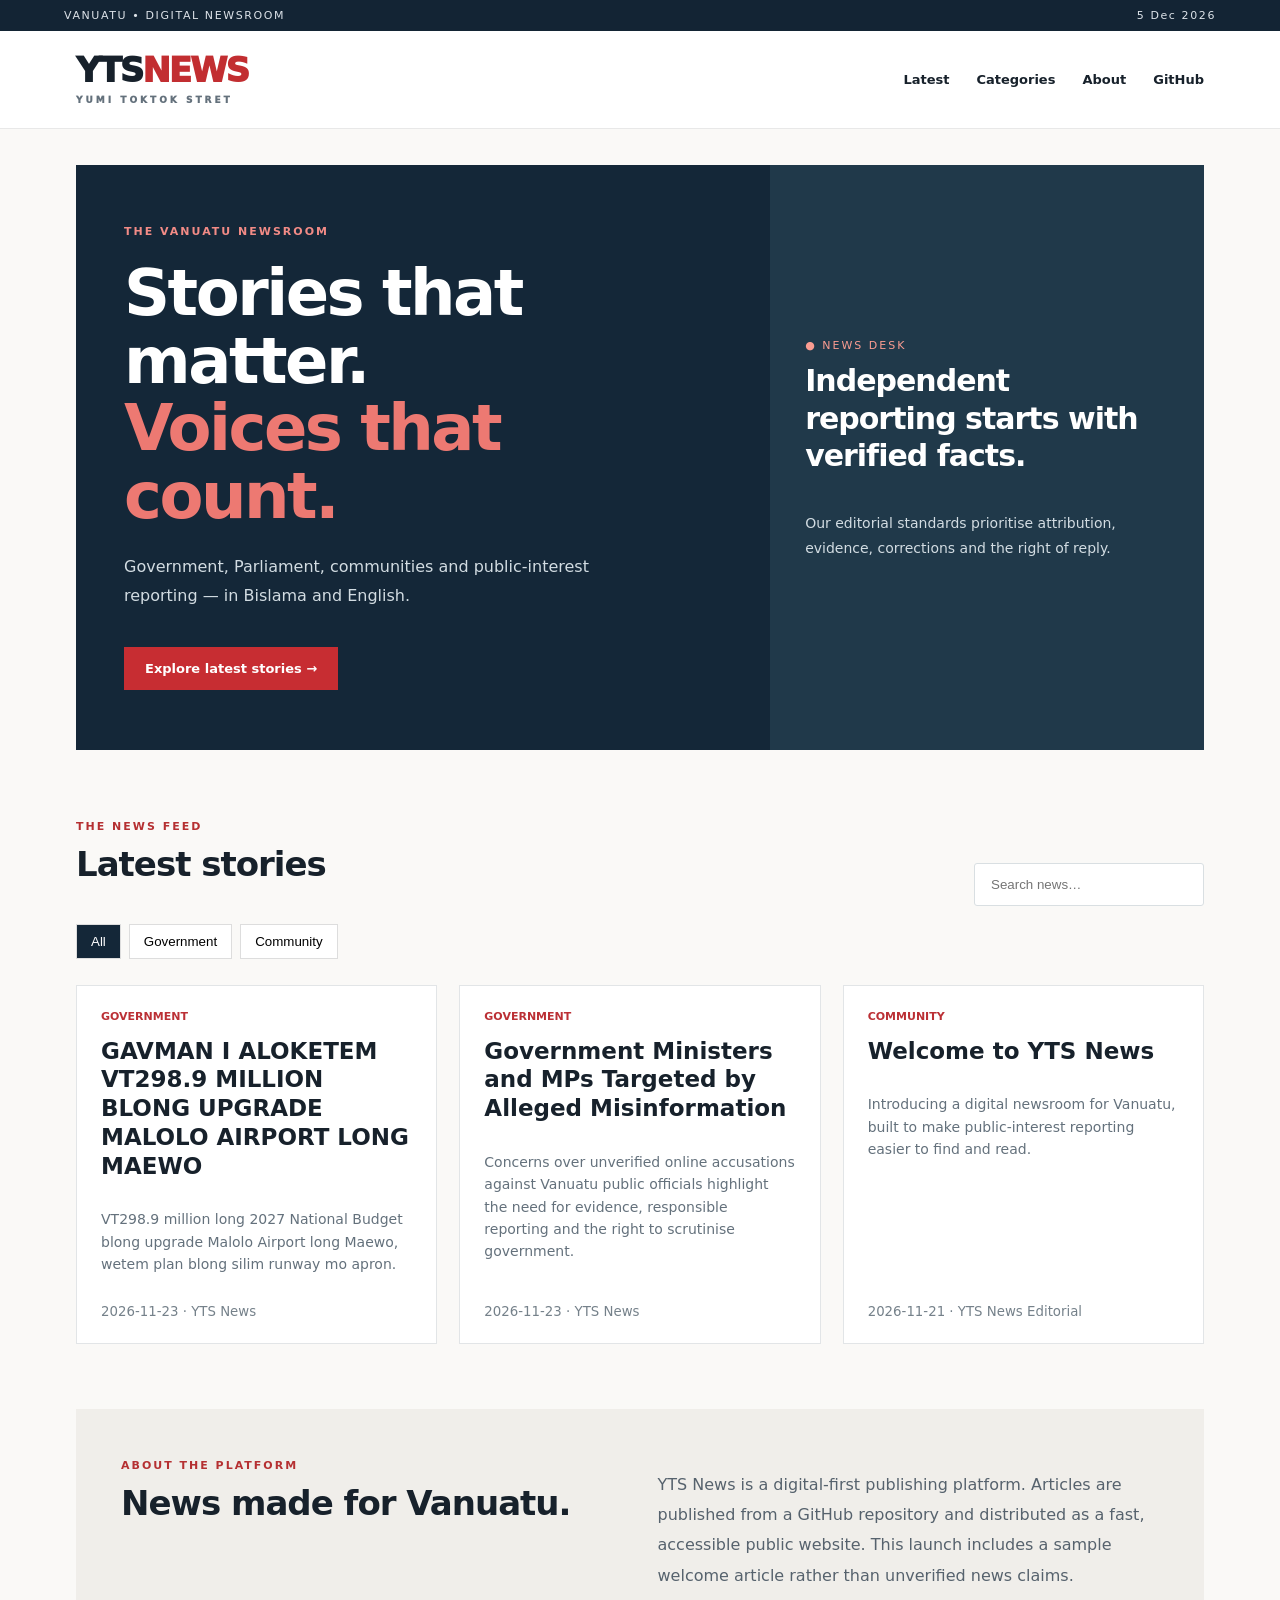
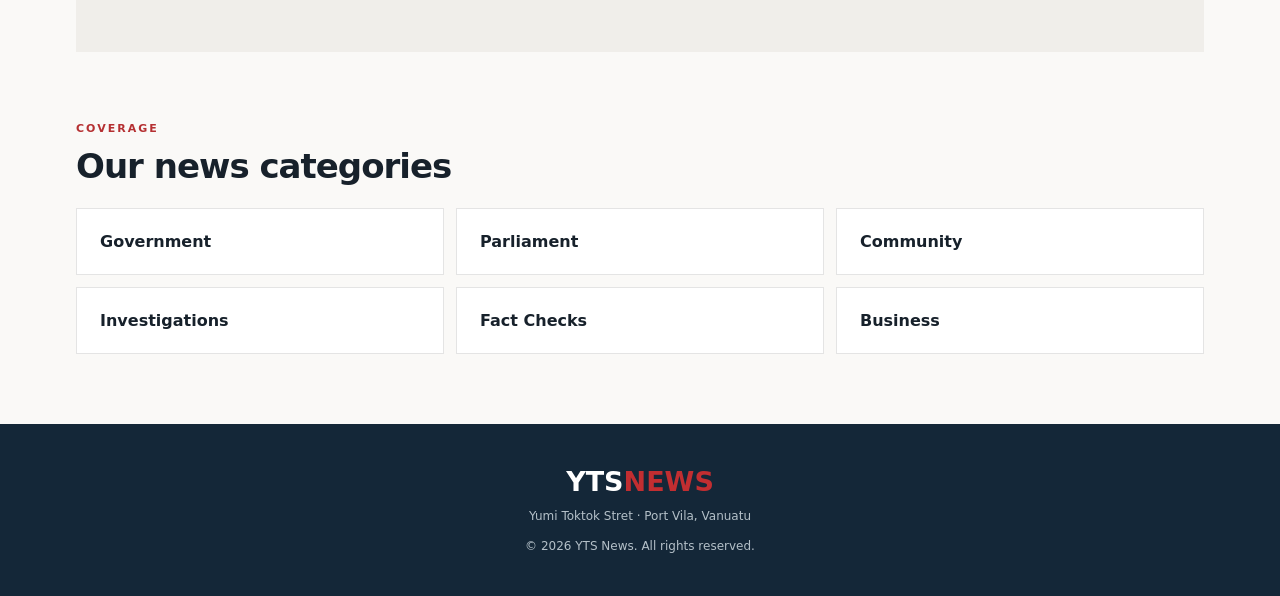
<file: index.html>
<!doctype html><html lang="en"><head><meta charset="utf-8"><meta name="viewport" content="width=device-width,initial-scale=1"><meta name="description" content="YTS News — Vanuatu news and community reporting."><title>YTS News | Vanuatu</title><link rel="stylesheet" href="style.css"></head><body><header><div class="top"><span>VANUATU • DIGITAL NEWSROOM</span><span id="today"></span></div><div class="mast"><a class="logo" href="./">YTS<span>NEWS</span><small>YUMI TOKTOK STRET</small></a><button id="menu" aria-label="Toggle menu">☰</button><nav id="nav"><a href="#latest">Latest</a><a href="#categories">Categories</a><a href="#about">About</a><a href="https://github.com/mtemar/yts-news" target="_blank" rel="noopener">GitHub</a></nav></div></header><main><section class="hero"><div><div class="eyebrow">THE VANUATU NEWSROOM</div><h1>Stories that matter.<br><em>Voices that count.</em></h1><p>Government, Parliament, communities and public-interest reporting — in Bislama and English.</p><a class="cta" href="#latest">Explore latest stories →</a></div><aside class="heroaside"><span class="live">● NEWS DESK</span><h2>Independent reporting starts with verified facts.</h2><p>Our editorial standards prioritise attribution, evidence, corrections and the right of reply.</p></aside></section><section class="section" id="latest"><div class="sectionhead"><div><span class="eyebrow">THE NEWS FEED</span><h2>Latest stories</h2></div><input id="search" type="search" placeholder="Search news…" aria-label="Search stories"></div><div class="filters" id="filters"></div><div id="stories" class="stories"></div><p id="empty" hidden>No articles match your search.</p></section><section class="about" id="about"><div><span class="eyebrow">ABOUT THE PLATFORM</span><h2>News made for Vanuatu.</h2></div><p>YTS News is a digital-first publishing platform. Articles are published from a GitHub repository and distributed as a fast, accessible public website. This launch includes a sample welcome article rather than unverified news claims.</p></section><section class="section" id="categories"><span class="eyebrow">COVERAGE</span><h2>Our news categories</h2><div class="categorygrid"><div>Government</div><div>Parliament</div><div>Community</div><div>Investigations</div><div>Fact Checks</div><div>Business</div></div></section></main><footer><strong>YTS<span>NEWS</span></strong><p>Yumi Toktok Stret · Port Vila, Vanuatu</p><small>© <span id="year"></span> YTS News. All rights reserved.</small></footer><script src="app.js"></script></body></html>
</file>
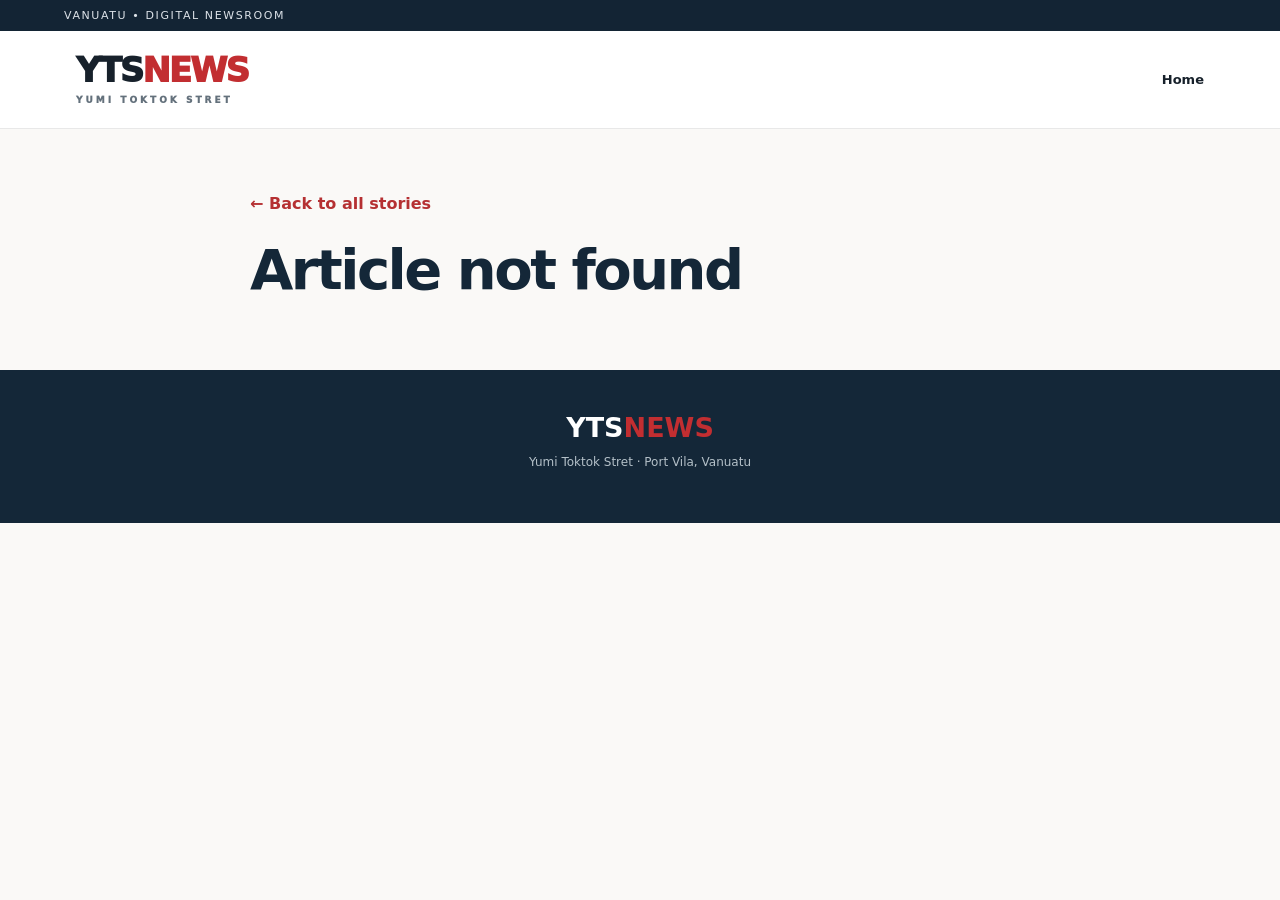
<file: article.html>
<!doctype html><html lang="en"><head><meta charset="utf-8"><meta name="viewport" content="width=device-width,initial-scale=1"><title>Article | YTS News</title><link rel="stylesheet" href="style.css"></head><body><header><div class="top"><span>VANUATU • DIGITAL NEWSROOM</span></div><div class="mast"><a class="logo" href="./">YTS<span>NEWS</span><small>YUMI TOKTOK STRET</small></a><nav><a href="./">Home</a></nav></div></header><main><article class="article"><a class="back" href="./">← Back to all stories</a><div id="article"><h1>Loading article…</h1></div></article></main><footer><strong>YTS<span>NEWS</span></strong><p>Yumi Toktok Stret · Port Vila, Vanuatu</p></footer><script>const esc=s=>String(s??'').replace(/[&<>"']/g,c=>({'&':'&amp;','<':'&lt;','>':'&gt;','"':'&quot;',"'":'&#39;'}[c]));const id=new URLSearchParams(location.search).get('id');fetch('articles.json').then(r=>r.json()).then(items=>{const a=items.find(x=>x.id===id);if(!a){document.querySelector('#article').innerHTML='<h1>Article not found</h1>';return}document.title=a.title+' | YTS News';document.querySelector('#article').innerHTML='<p class="eyebrow">'+esc(a.category)+'</p><h1>'+esc(a.title)+'</h1><p class="meta">'+esc(a.date)+' · '+esc(a.author)+'</p><div class="body">'+(a.body||[]).map(p=>'<p>'+esc(p)+'</p>').join('')+'</div>'}).catch(()=>document.querySelector('#article').textContent='Unable to load article.');</script></body></html>
</file>
<file: style.css>
:root{font-family:Inter,system-ui,-apple-system,Arial,sans-serif;color:#17212b;background:#faf9f7}*{box-sizing:border-box}body{margin:0}a{color:inherit;text-decoration:none}header{background:white;border-bottom:1px solid #e8e8e8}.top{background:#132434;color:#dce2e8;padding:9px max(5%,calc((100% - 1160px)/2));font-size:11px;letter-spacing:1.6px;display:flex;justify-content:space-between}.mast{max-width:1160px;margin:auto;padding:24px 16px;display:flex;align-items:center;justify-content:space-between}.logo{font-size:34px;font-weight:950;letter-spacing:-2px;line-height:.9}.logo span,footer strong span{color:#c22e31}.logo small{display:block;letter-spacing:3px;font-size:9px;margin-top:10px;color:#64717c}nav{display:flex;gap:27px;font-size:13px;font-weight:700}nav a:hover{color:#c22e31}#menu{display:none}main{max-width:1160px;margin:auto;padding:0 16px}.hero{margin:36px 0 60px;background:#142738;color:white;min-height:430px;display:grid;grid-template-columns:1.6fr 1fr;align-items:stretch}.hero>div{padding:60px 48px}.eyebrow{font-size:11px;letter-spacing:2px;color:#b53032;font-weight:800}.hero .eyebrow{color:#f28b86}h1{font-size:clamp(38px,5vw,68px);line-height:1.06;letter-spacing:-2.5px;margin:22px 0}h1 em{font-style:normal;color:#ed7972}.hero p{max-width:520px;line-height:1.8;color:#d2dce2}.cta{display:inline-block;margin-top:20px;background:#c72d32;color:white;padding:14px 21px;font-size:13px;font-weight:800}.heroaside{background:#20394a;padding:60px 35px;display:flex;flex-direction:column;justify-content:center}.heroaside h2{font-size:30px;line-height:1.25}.heroaside p{font-size:14px}.live{color:#fa9c91;font-size:11px;letter-spacing:2px}.section{margin:65px 0}.sectionhead{display:flex;align-items:end;justify-content:space-between;gap:20px}h2{font-size:34px;letter-spacing:-1px;margin:10px 0 22px}input{border:1px solid #d9dfe2;padding:13px 16px;min-width:230px;border-radius:3px;background:white}.filters{display:flex;gap:8px;flex-wrap:wrap;margin:18px 0 26px}.filters button{background:white;border:1px solid #ddd;padding:9px 14px;cursor:pointer}.filters button.active{background:#142738;color:white}.stories{display:grid;grid-template-columns:repeat(3,1fr);gap:22px}.story{border:1px solid #e2e5e7;background:white;min-height:235px;padding:24px;display:flex;flex-direction:column;gap:14px}.story .tag{font-size:11px;color:#bb3035;font-weight:800;text-transform:uppercase}.story h3{font-size:23px;line-height:1.25;margin:0}.story p{color:#64717c;font-size:14px;line-height:1.6}.story small{margin-top:auto;color:#75818a}.about{background:#f0eeea;padding:45px;display:grid;grid-template-columns:1fr 1fr;gap:35px}.about p{line-height:1.9;color:#56626d}.categorygrid{display:grid;grid-template-columns:repeat(3,1fr);gap:12px}.categorygrid div{background:white;border:1px solid #e4e4e4;padding:23px;font-weight:750}footer{background:#142738;color:white;text-align:center;padding:42px 15px;margin-top:70px}footer strong{font-size:27px}footer p,footer small{color:#b4c0c8;font-size:12px}.article{max-width:780px;margin:60px auto;line-height:1.85}.article h1{color:#142738;font-size:clamp(36px,5vw,56px)}.article .meta{color:#687781;font-size:13px}.article .body{font-size:18px}.article .body p{margin:22px 0}.article .back{color:#b53032;font-weight:800}@media(max-width:720px){.mast{padding:18px 16px}.logo{font-size:28px}#menu{display:block;background:transparent;border:0;font-size:26px}nav{display:none;position:absolute;top:106px;left:0;right:0;background:white;padding:22px;flex-direction:column;z-index:2;box-shadow:0 10px 20px #0001}nav.open{display:flex}.hero{grid-template-columns:1fr;margin-top:20px}.hero>div{padding:45px 25px}.heroaside{padding:30px 25px}.sectionhead{display:block}.stories,.categorygrid,.about{grid-template-columns:1fr}.about{padding:28px}.section{margin:45px 0}input{width:100%}}
</file>
